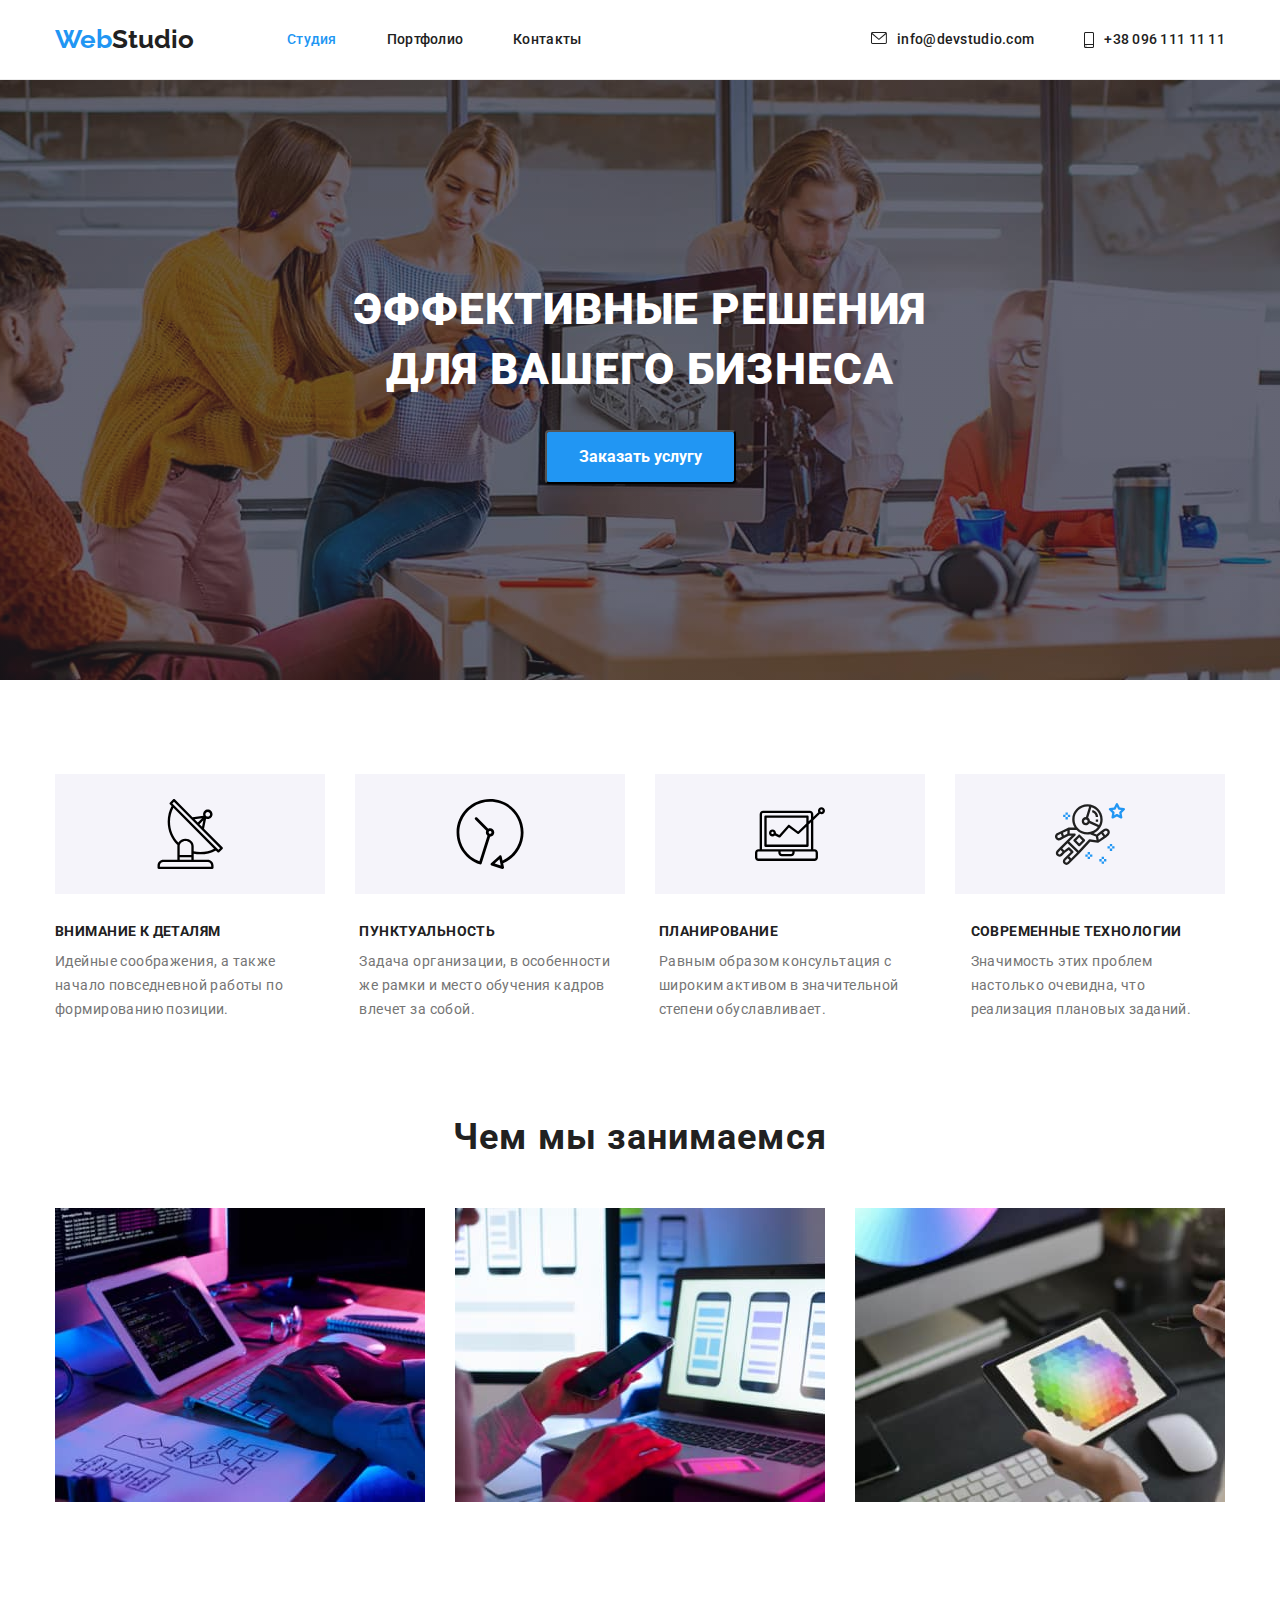
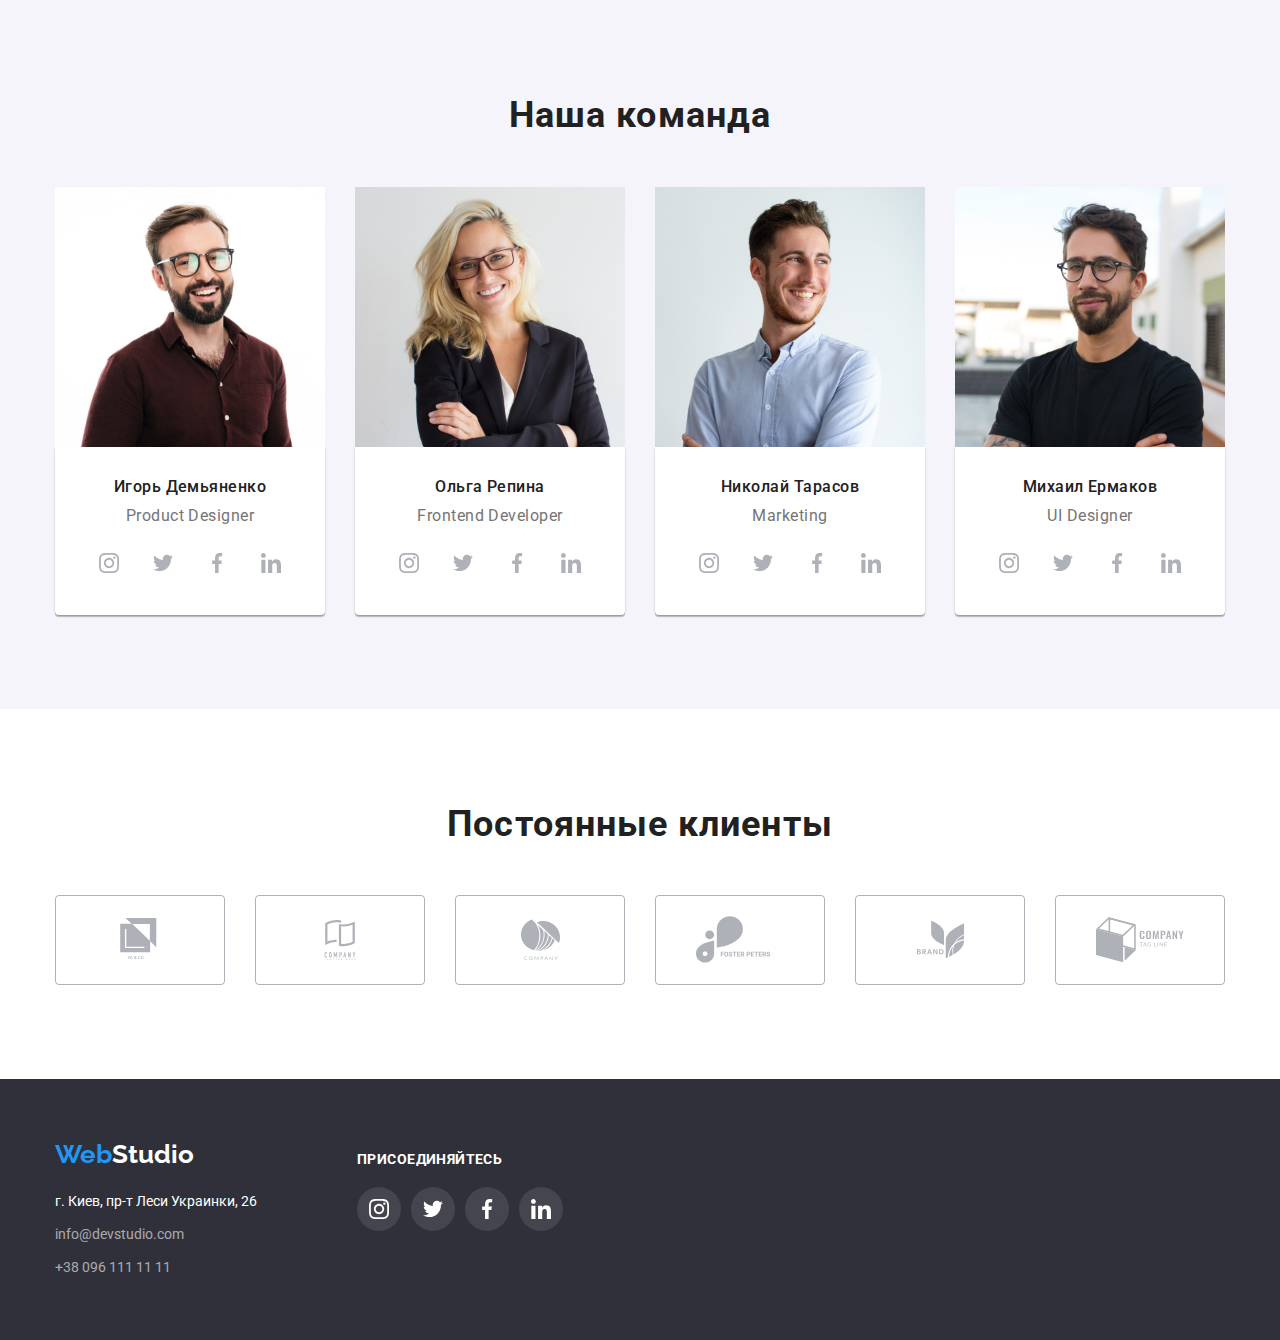
<file: index.html>
<!DOCTYPE html>
<html lang="ru">
  <head>
    <meta charset="UTF-8" />
    <title>Студия</title>
    <link rel="preconnect" href="https://fonts.gstatic.com" />
    <link
      href="https://fonts.googleapis.com/css2?family=Raleway:wght@700&family=Roboto:wght@400;500;700;900&display=swap"
      rel="stylesheet"
    />
    <link
      rel="stylesheet"
      href="https://cdnjs.cloudflare.com/ajax/libs/modern-normalize/1.0.0/modern-normalize.min.css"
    />
    <link rel="stylesheet" href="./css/styles.css" />
  </head>
  <body>
    <header class="header">
      <div class="container header-container">
        <nav class="main-nav">
          <a href="./" class="logo"
            ><span class="first-part">Web</span>Studio</a
          >
          <ul class="site-nav">
            <li class="item"><a class="link current" href="./">Студия</a></li>
            <li class="item">
              <a class="link" href="./portfolio.html">Портфолио</a>
            </li>
            <li class="item"><a class="link" href="">Контакты</a></li>
          </ul>
        </nav>
        <ul class="contact-nav">
          <li class="item">
            <a class="link contact" href="mailto:info@devstudio.com">
              <svg class="contact-icons" width="16px" height="12px">
                <use href="./images/symbol-defs.svg#icon-envelope-2"></use>
              </svg>
              info@devstudio.com</a
            >
          </li>
          <li class="item">
            <a class="link contact" href="tel:+380961111111">
              <svg class="contact-icons" width="10px" height="16px">
                <use href="./images/symbol-defs.svg#icon-smartphone"></use>
              </svg>
              +38 096 111 11 11</a
            >
          </li>
        </ul>
      </div>
    </header>
    <main>
      <!---------------------------- Герой ------------------------------------------->
      <section class="hero overlay">
        <div class="container">
          <h1 class="hero-title">
            Эффективные решения<br />
            для вашего бизнеса
          </h1>
          <button class="hero-button">Заказать услугу</button>
        </div>
      </section>
      <!-------------------------- Особенности ---------------------------------------->
      <section class="features">
        <div class="container">
          <h2 class="visually-hidden">Особенности</h2>
          <ul class="feature-list">
            <li class="item">
              <div class="feature-icons">
                <svg width="65,32px" height="70px">
                  <use href="./images/symbol-defs.svg#icon-feature_1"></use>
                </svg>
              </div>
            </li>
            <li class="item">
              <div class="feature-icons">
                <svg width="66,96px" height="70px">
                  <use href="./images/symbol-defs.svg#icon-feature_2"></use>
                </svg>
              </div>
            </li>
            <li class="item">
              <div class="feature-icons">
                <svg width="66,96px" height="70px">
                  <use href="./images/symbol-defs.svg#icon-feature_3"></use>
                </svg>
              </div>
            </li>
            <li class="item">
              <div class="feature-icons">
                <svg width="66,96px" height="70px">
                  <use href="./images/symbol-defs.svg#icon-feature_4"></use>
                </svg>
              </div>
            </li>
          </ul>
          <ul class="feature-list">
            <li class="item">
              <h3 class="title">Внимание к деталям</h3>
              <p class="text">
                Идейные соображения, а также начало повседневной работы по
                формированию позиции.
              </p>
            </li>
            <li class="item">
              <h3 class="title">Пунктуальность</h3>
              <p class="text">
                Задача организации, в особенности же рамки и место обучения
                кадров влечет за собой.
              </p>
            </li>
            <li class="item">
              <h3 class="title">Планирование</h3>
              <p class="text">
                Равным образом консультация с широким активом в значительной
                степени обуславливает.
              </p>
            </li>
            <li class="item">
              <h3 class="title">Современные технологии</h3>
              <p class="text">
                Значимость этих проблем настолько очевидна, что реализация
                плановых заданий.
              </p>
            </li>
          </ul>
        </div>
      </section>
      <!---------------------- Чем мы занимаемся ------------------------------------->
      <section class="our-task">
        <div class="container">
          <h2>Чем мы занимаемся</h2>
          <ul class="tasks">
            <li class="item">
              <img
                src="./images/our_tasks_1.jpg"
                alt=" Фото экрана розроботки кода"
                width="370"
              />
            </li>
            <li class="item">
              <img
                src="./images/our_tasks_2.jpg"
                alt="Фото экрана разработки мобильной версии сайта"
                width="370"
              />
            </li>
            <li class="item">
              <img
                src="./images/our_tasks_3.jpg"
                alt="Фото экрана с палитрой цветов"
                width="370"
              />
            </li>
          </ul>
        </div>
      </section>
      <!--------------------------- Наша команда ----------------------->
      <section class="team-section">
        <div class="container">
          <h2>Наша команда</h2>
          <ul class="team-list">
            <li class="item">
              <img
                class="card-image"
                src="./images/our_team_pm.jpg"
                alt="Фото мужчины-дизайнера"
                width="270"
              />
              <div class="team-card">
                <h3 class="name">Игорь Демьяненко</h3>
                <p class="position" lang="en">Product Designer</p>
                <div>
                  <ul class="social-links">
                    <li>
                      <a class="icon" href="">
                        <svg width="20px" height="20px">
                          <use
                            href="./images/symbol-defs.svg#icon-instagram"
                          ></use>
                        </svg>
                      </a>
                    </li>
                    <li>
                      <a class="icon" href="">
                        <svg width="20px" height="20px">
                          <use
                            href="./images/symbol-defs.svg#icon-twitter"
                          ></use>
                        </svg>
                      </a>
                    </li>
                    <li>
                      <a class="icon" href="">
                        <svg width="20px" height="20px">
                          <use
                            href="./images/symbol-defs.svg#icon-facebook"
                          ></use>
                        </svg>
                      </a>
                    </li>
                    <li>
                      <a class="icon" href="">
                        <svg width="20px" height="20px">
                          <use
                            href="./images/symbol-defs.svg#icon-linkedin"
                          ></use>
                        </svg>
                      </a>
                    </li>
                  </ul>
                </div>
              </div>
            </li>
            <li class="item">
              <img
                class="card-image"
                src="./images/our_team_frontend.jpg"
                alt="Фото женщины-разработчика"
                width="270"
              />
              <div class="team-card">
                <h3 class="name">Ольга Репина</h3>
                <p class="position" lang="en">Frontend Developer</p>
                <div>
                  <ul class="social-links">
                    <li>
                      <a class="icon" href="">
                        <svg width="20px" height="20px">
                          <use
                            href="./images/symbol-defs.svg#icon-instagram"
                          ></use>
                        </svg>
                      </a>
                    </li>
                    <li>
                      <a class="icon" href="">
                        <svg width="20px" height="20px">
                          <use
                            href="./images/symbol-defs.svg#icon-twitter"
                          ></use>
                        </svg>
                      </a>
                    </li>
                    <li>
                      <a class="icon" href="">
                        <svg width="20px" height="20px">
                          <use
                            href="./images/symbol-defs.svg#icon-facebook"
                          ></use>
                        </svg>
                      </a>
                    </li>
                    <li>
                      <a class="icon" href="">
                        <svg width="20px" height="20px">
                          <use
                            href="./images/symbol-defs.svg#icon-linkedin"
                          ></use>
                        </svg>
                      </a>
                    </li>
                  </ul>
                </div>
              </div>
            </li>
            <li class="item">
              <img
                class="card-image"
                src="./images/our_team_marketing.jpg"
                alt="Фото мужчины-маркетолога"
                width="270"
              />
              <div class="team-card">
                <h3 class="name">Николай Тарасов</h3>
                <p class="position" lang="en">Marketing</p>
                <div>
                  <ul class="social-links">
                    <li>
                      <a class="icon" href="">
                        <svg width="20px" height="20px">
                          <use
                            href="./images/symbol-defs.svg#icon-instagram"
                          ></use>
                        </svg>
                      </a>
                    </li>
                    <li>
                      <a class="icon" href="">
                        <svg width="20px" height="20px">
                          <use
                            href="./images/symbol-defs.svg#icon-twitter"
                          ></use>
                        </svg>
                      </a>
                    </li>
                    <li>
                      <a class="icon" href="">
                        <svg width="20px" height="20px">
                          <use
                            href="./images/symbol-defs.svg#icon-facebook"
                          ></use>
                        </svg>
                      </a>
                    </li>
                    <li>
                      <a class="icon" href="">
                        <svg width="20px" height="20px">
                          <use
                            href="./images/symbol-defs.svg#icon-linkedin"
                          ></use>
                        </svg>
                      </a>
                    </li>
                  </ul>
                </div>
              </div>
            </li>
            <li class="item">
              <img
                class="card-image"
                src="./images/our_team_ui.jpg"
                alt="Фото мужчины интерфейс-дизайнера "
                width="270"
              />
              <div class="team-card">
                <h3 class="name">Михаил Ермаков</h3>
                <p class="position" lang="en">UI Designer</p>
                <div>
                  <ul class="social-links">
                    <li>
                      <a class="icon" href="">
                        <svg width="20px" height="20px">
                          <use
                            href="./images/symbol-defs.svg#icon-instagram"
                          ></use>
                        </svg>
                      </a>
                    </li>
                    <li>
                      <a class="icon" href="">
                        <svg width="20px" height="20px">
                          <use
                            href="./images/symbol-defs.svg#icon-twitter"
                          ></use>
                        </svg>
                      </a>
                    </li>
                    <li>
                      <a class="icon" href="">
                        <svg width="20px" height="20px">
                          <use
                            href="./images/symbol-defs.svg#icon-facebook"
                          ></use>
                        </svg>
                      </a>
                    </li>
                    <li>
                      <a class="icon" href="">
                        <svg width="20px" height="20px">
                          <use
                            href="./images/symbol-defs.svg#icon-linkedin"
                          ></use>
                        </svg>
                      </a>
                    </li>
                  </ul>
                </div>
              </div>
            </li>
          </ul>
        </div>
      </section>
      <!-------------------------- Our clients ---------------------------->
      <section class="our-clients">
        <div class="container">
          <h2>Постоянные клиенты</h2>
          <ul class="clients-list">
            <li class="item">
              <a class="icon" href="">
                <svg class="icon-logo" width="44px" height="44px">
                  <use href="./images/symbol-defs.svg#icon-client_logo_1"></use>
                </svg>
              </a>
            </li>
            <li class="item">
              <a class="icon" href="">
                <svg class="icon-logo" width="40px" height="52px">
                  <use href="./images/symbol-defs.svg#icon-client_logo_2"></use>
                </svg>
              </a>
            </li>
            <li class="item">
              <a class="icon" href="">
                <svg width="41px" height="42,6px">
                  <use href="./images/symbol-defs.svg#icon-client_logo_3"></use>
                </svg>
              </a>
            </li>
            <li class="item">
              <a class="icon" href="">
                <svg width="79,66px" height="42,02px">
                  <use href="./images/symbol-defs.svg#icon-client_logo_4"></use>
                </svg>
              </a>
            </li>
            <li class="item">
              <a class="icon" href="">
                <svg width="59px" height="47px">
                  <use href="./images/symbol-defs.svg#icon-client_logo_5"></use>
                </svg>
              </a>
            </li>
            <li class="item">
              <a class="icon" href="">
                <svg width="88,48" height="45,44px">
                  <use href="./images/symbol-defs.svg#icon-client_logo_6"></use>
                </svg>
              </a>
            </li>
          </ul>
        </div>
      </section>
    </main>
    <footer class="footer">
      <div class="container">
        <div class="footer-info">
          <div>
            <a class="logo footer-logo" href="./"
              ><span class="first-part">Web</span
              ><span class="second-part">Studio</span></a
            >
            <address class="address">
              г. Киев, пр-т Леси Украинки, 26
              <a class="link contact" href="mailto:info@devstudio.com"
                >info@devstudio.com</a
              >
              <a class="link contact" href="tel:+380961111111"
                >+38 096 111 11 11</a
              >
            </address>
          </div>
          <div class="join-us-division">
            <p class="join-us">присоединяйтесь</p>
            <div class="footer-social">
              <ul class="footer-list">
                <li>
                  <a class="icon" href="">
                    <svg width="20px" height="20px">
                      <use href="./images/symbol-defs.svg#icon-instagram"></use>
                    </svg>
                  </a>
                </li>
                <li>
                  <a class="icon" href="">
                    <svg width="20px" height="20px">
                      <use href="./images/symbol-defs.svg#icon-twitter"></use>
                    </svg>
                  </a>
                </li>
                <li>
                  <a class="icon" href="">
                    <svg width="20px" height="20px">
                      <use href="./images/symbol-defs.svg#icon-facebook"></use>
                    </svg>
                  </a>
                </li>
                <li>
                  <a class="icon" href="">
                    <svg width="20px" height="20px">
                      <use href="./images/symbol-defs.svg#icon-linkedin"></use>
                    </svg>
                  </a>
                </li>
              </ul>
            </div>
          </div>
        </div>
      </div>
    </footer>
  </body>
</html>
</file>
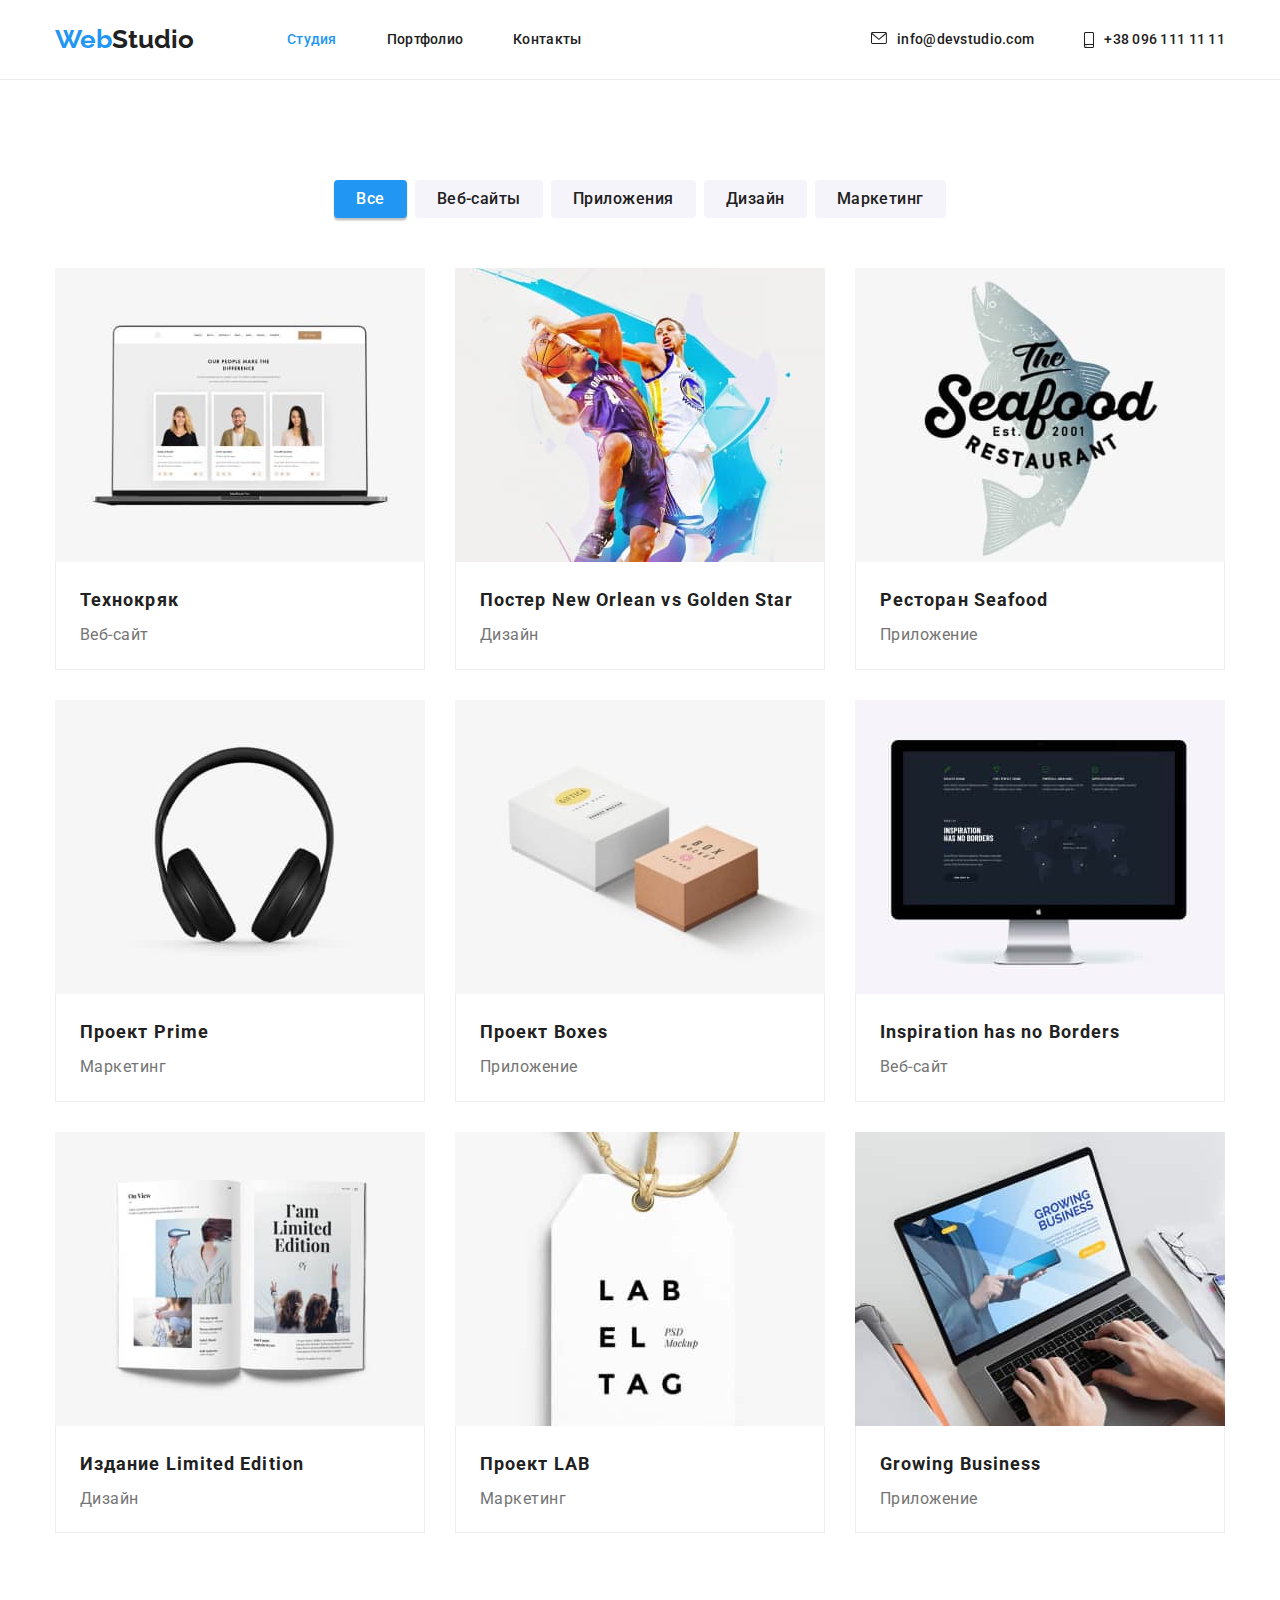
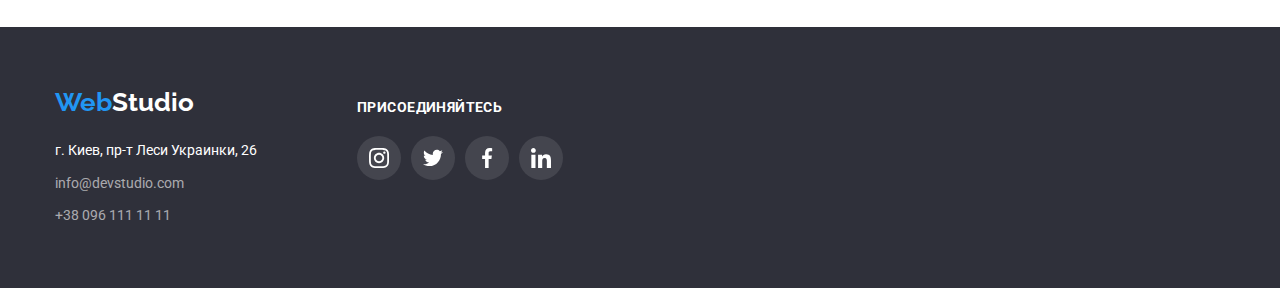
<file: portfolio.html>
<!DOCTYPE html>
<html lang="ru">
  <head>
    <meta charset="UTF-8" />
    <title>Портфолио</title>
    <link rel="preconnect" href="https://fonts.gstatic.com" />
    <link
      href="https://fonts.googleapis.com/css2?family=Raleway:wght@700&family=Roboto:wght@400;500;700;900&display=swap"
      rel="stylesheet"
    />
    <link
      rel="stylesheet"
      href="https://cdnjs.cloudflare.com/ajax/libs/modern-normalize/1.0.0/modern-normalize.min.css"
    />
    <link rel="stylesheet" href="./css/styles.css" />
  </head>
  <body>
    <header class="header">
      <div class="container header-container">
        <nav class="main-nav">
          <a href="./" class="logo"
            ><span class="first-part">Web</span>Studio</a
          >
          <ul class="site-nav">
            <li class="item"><a class="link current" href="./">Студия</a></li>
            <li class="item">
              <a class="link" href="./portfolio.html">Портфолио</a>
            </li>
            <li class="item"><a class="link" href="">Контакты</a></li>
          </ul>
        </nav>
        <ul class="contact-nav">
          <li class="item">
            <a class="link contact" href="mailto:info@devstudio.com">
              <svg class="contact-icons" width="16px" height="12px">
                <use href="./images/symbol-defs.svg#icon-envelope-2"></use>
              </svg>
              info@devstudio.com</a
            >
          </li>
          <li class="item">
            <a class="link contact" href="tel:+380961111111">
              <svg class="contact-icons" width="10px" height="16px">
                <use href="./images/symbol-defs.svg#icon-smartphone"></use>
              </svg>
              +38 096 111 11 11</a
            >
          </li>
        </ul>
      </div>
    </header>
    <main>
      <section class="portfolio-section">
        <div class="container">
          <h1 class="visually-hidden">Наши работы</h1>
          <div class="filter">
            <ul class="filter-list">
              <li class="item">
                <button class="portfolio-filter current" type="button">
                  Все
                </button>
              </li>
              <li class="item">
                <button class="portfolio-filter" type="button">
                  Веб-сайты
                </button>
              </li>
              <li class="item">
                <button class="portfolio-filter" type="button">
                  Приложения
                </button>
              </li>
              <li class="item">
                <button class="portfolio-filter" type="button">Дизайн</button>
              </li>
              <li class="item">
                <button class="portfolio-filter" type="button">
                  Маркетинг
                </button>
              </li>
            </ul>
          </div>
          <div class="portfolio">
            <ul class="portfolio-list">
              <li class="item">
                <a class="example-link" href="">
                  <img
                    class="card-image"
                    src="./images/portfolio_card_1.jpg"
                    alt="Открытый ноутбук"
                    width="370px"
                  />
                  <div class="card-content">
                    <h2>Технокряк</h2>
                    <p>Веб-сайт</p>
                  </div>
                </a>
              </li>
              <li class="item">
                <a class="example-link" href="">
                  <img
                    class="card-image"
                    src="./images/portfolio_card_2.jpg"
                    alt="Два баскетболиста во время игры"
                  />
                  <div class="card-content">
                    <h2>
                      Постер <span lang="en">New Orlean vs Golden Star</span>
                    </h2>
                    <p>Дизайн</p>
                  </div>
                </a>
              </li>
              <li class="item">
                <a class="example-link" href="">
                  <img
                    class="card-image"
                    src="./images/portfolio_card_3.jpg"
                    alt="Логотип ресторана"
                  />
                  <div class="card-content">
                    <h2>Ресторан <span lang="en">Seafood</span></h2>
                    <p>Приложение</p>
                  </div>
                </a>
              </li>
              <li class="item">
                <a class="example-link" href="">
                  <img
                    class="card-image"
                    src="./images/portfolio_card_4.jpg"
                    alt="Наушники"
                  />
                  <div class="card-content">
                    <h2>Проект <span lang="en">Prime</span></h2>
                    <p>Маркетинг</p>
                  </div>
                </a>
              </li>
              <li class="item">
                <a class="example-link" href="">
                  <img
                    class="card-image"
                    src="./images/portfolio_card_5.jpg"
                    alt="Две коробки"
                  />
                  <div class="card-content">
                    <h2>Проект <span lang="en">Boxes</span></h2>
                    <p>Приложение</p>
                  </div>
                </a>
              </li>
              <li class="item">
                <a class="example-link" href="">
                  <img
                    class="card-image"
                    src="./images/portfolio_card_6.jpg"
                    alt="Монитор с открытой страницей веб сайта"
                  />
                  <div class="card-content">
                    <h2 lang="en">Inspiration has no Borders</h2>
                    <p>Веб-сайт</p>
                  </div>
                </a>
              </li>
              <li class="item">
                <a class="example-link" href="">
                  <img
                    class="card-image"
                    src="./images/portfolio_card_7.jpg"
                    alt="Открытый журнал"
                  />
                  <div class="card-content">
                    <h2>Издание <span lang="en">Limited Edition</span></h2>
                    <p>Дизайн</p>
                  </div>
                </a>
              </li>
              <li class="item">
                <a class="example-link" href="">
                  <img
                    class="card-image"
                    src="./images/portfolio_card_8.jpg"
                    alt="Этикетка на подвеске"
                  />
                  <div class="card-content">
                    <h2>Проект LAB</h2>
                    <p>Маркетинг</p>
                  </div>
                </a>
              </li>
              <li class="item">
                <a class="example-link" href="">
                  <img
                    class="card-image"
                    src="./images/portfolio_card_9.jpg"
                    alt="Человек работает на ноутбуке"
                  />
                  <div class="card-content">
                    <h2 lang="en">Growing Business</h2>
                    <p>Приложение</p>
                  </div>
                </a>
              </li>
            </ul>
          </div>
        </div>
      </section>
    </main>
    <footer class="footer">
      <div class="container">
        <div class="footer-info">
          <div>
            <a class="logo footer-logo" href="./"
              ><span class="first-part">Web</span
              ><span class="second-part">Studio</span></a
            >
            <address class="address">
              г. Киев, пр-т Леси Украинки, 26
              <a class="link contact" href="mailto:info@devstudio.com"
                >info@devstudio.com</a
              >
              <a class="link contact" href="tel:+380961111111"
                >+38 096 111 11 11</a
              >
            </address>
          </div>
          <div class="join-us-division">
            <p class="join-us">присоединяйтесь</p>
            <div class="footer-social">
              <ul class="footer-list">
                <li>
                  <a class="icon" href="">
                    <svg width="20px" height="20px">
                      <use href="./images/symbol-defs.svg#icon-instagram"></use>
                    </svg>
                  </a>
                </li>
                <li>
                  <a class="icon" href="">
                    <svg width="20px" height="20px">
                      <use href="./images/symbol-defs.svg#icon-twitter"></use>
                    </svg>
                  </a>
                </li>
                <li>
                  <a class="icon" href="">
                    <svg width="20px" height="20px">
                      <use href="./images/symbol-defs.svg#icon-facebook"></use>
                    </svg>
                  </a>
                </li>
                <li>
                  <a class="icon" href="">
                    <svg width="20px" height="20px">
                      <use href="./images/symbol-defs.svg#icon-linkedin"></use>
                    </svg>
                  </a>
                </li>
              </ul>
            </div>
          </div>
        </div>
      </div>
    </footer>
  </body>
</html>
</file>
<file: css/styles.css>
:root {
  --primary-text-color: #757575;
  --title-text-color: #212121;
  --primary-white-color: #ffffff;
  --accent-color: #2196f3;
  --icon-color: #afb1b8;
}
body {
  background-color: #ffffff;
  color: var(--primary-text-color);
  font-family: Roboto, sans-serif;
}
ul {
  margin-top: 0;
  margin-bottom: 0;
  padding-left: 0;
}
li {
  list-style: none;
}
h1,
h2,
h3,
p {
  margin-top: 0;
  margin-bottom: 0;
  padding-left: 0;
}
h2 {
  margin-bottom: 50px;
  color: var(--title-text-color);
  font-weight: 700;
  font-size: 36px;
  line-height: 1.17;
  text-align: center;
  letter-spacing: 0.03em;
}
/* --------------------------Шапка сайту------------------------ */
header {
  background-color: var(--primary-white-color);
  border-bottom-width: 1px;
  border-bottom-style: solid;
  border-bottom-color: #ececec;
}
.container {
  width: 1200px;
  margin: 0 auto;
  padding: 0 15px;
}
.header-container {
  display: flex;
  align-items: center;
  padding-top: 24px;
  padding-bottom: 24px;
}
.main-nav {
  display: flex;
  align-items: center;
}
.site-nav {
  display: flex;
}
.site-nav .item:not(:last-child) {
  margin-right: 50px;
  align-items: baseline;
}
.logo {
  display: inline-block;
  margin-right: 93px;

  color: var(--title-text-color);
  font-family: Raleway;
  font-style: normal;
  font-weight: bold;
  font-size: 26px;
  line-height: 1.2;
  text-decoration: none;
}
.first-part {
  color: var(--accent-color);
}
.second-part {
  color: var(--primary-white-color);
}
.header .link {
  display: flex;
  margin: 0;

  color: var(--title-text-color);
  font-weight: 500;
  font-size: 14px;
  line-height: 1.14;
  letter-spacing: 0.02em;
  text-decoration: none;
}
.header .link:hover,
.header .link:focus,
.header .link.current {
  color: var(--accent-color);
}
.contact {
  color: var(--primary-text-color);
  text-decoration: none;
}
.contact-nav {
  display: flex;
  margin-left: auto;
}
.contact-nav .item + .item {
  margin-left: 50px;
}
.contact-icons {
  margin-right: 10px;
  display: flex;
  align-items: center;
  fill: currentColor;
}
.contact-icons:hover,
.contact-icons:focus {
  color: var(--accent-color);
}

/*--------------------------------Герой------------------------------- */
.hero {
  background-color: #c4c4c4;
  text-align: center;
  letter-spacing: 0.06em;
  padding-top: 200px;
  padding-bottom: 200px;
}
.overlay {
  height: 600px;
  max-width: 1600px;
  margin-left: auto;
  margin-right: auto;
  background-image: linear-gradient(
      to right,
      rgba(47, 48, 58, 0.4),
      rgba(47, 48, 58, 0.4)
    ),
    url(../images/hero.jpg);
  background-repeat: no-repeat;
  background-position: center;
}
.hero-title {
  margin-bottom: 30px;
  color: var(--primary-white-color);
  font-weight: 900;
  font-size: 44px;
  line-height: 1.36;
  text-transform: uppercase;
}
.hero-button {
  padding: 10px 32px;

  background-color: #2196f3;
  color: var(--primary-white-color);
  font-weight: 700;
  font-size: 16px;
  line-height: 1.88;
  cursor: pointer;

  box-shadow: 0px 4px 4px rgba(0, 0, 0, 0.15);
  border-radius: 4px;
  padding: 10px 32px;
}
/*---------------- Особливості------------------------- */
.visually-hidden {
  position: absolute;
  clip: rect(0 0 0 0);
  width: 1px;
  height: 1px;
  margin: -1px;
}
.features {
  padding-top: 94px;
  padding-bottom: 94px;
}
.feature-list {
  display: flex;
}
.feature-icons {
  display: flex;
  width: 270px;
  height: 120px;
  background-color: #f5f4fa;
  margin-bottom: 30px;
  align-items: center;
}
.feature-list .item {
  width: calc((100%-90px) / 4);
}

.feature-list .item:not(:last-child) {
  margin-right: 30px;
  align-content: flex-start;
}
.feature-list .title {
  margin-bottom: 10px;

  color: var(--title-text-color);
  font-weight: 700;
  font-size: 14px;
  line-height: 1.14;
  letter-spacing: 0.03em;
  text-transform: uppercase;
}
.feature-list .text {
  color: var(--primary-text-color);
  font-size: 14px;
  line-height: 1.71;
  letter-spacing: 0.03em;
}
/* -----------------------Чем мы занимаемся ---------*/
.our-task {
  padding-bottom: 94px;
}
.tasks {
  width: calc((100%-60px) / 3);
  display: flex;
}
.tasks .item:not(:last-child) {
  margin-right: 30px;
}

/* ------------------------Наша команда------------------- */
.team-section {
  background-color: #f5f4fa;
  padding-top: 94px;
  padding-bottom: 94px;
}
.team-section .name {
  color: var(--title-text-color);
  font-weight: 500;
  font-size: 16px;
  line-height: 1.19;
  text-align: center;
  letter-spacing: 0.03em;
}
.team-section .position {
  margin-top: 10px;
  font-size: 16px;
  line-height: 1.19;
  text-align: center;
  letter-spacing: 0.03em;
}
.team-list {
  display: flex;
  display-basis: calc((100%-90px) / 4);
}
.team-list .item:not(:last-child) {
  margin-right: 30px;
}
.team-card {
  width-max: 270;
  padding-bottom: 30px;
  padding-top: 30px;
  background-color: #ffffff;
  box-sizing: border-box;
  box-shadow: 0px 1px 3px rgba(0, 0, 0, 0.12), 0px 1px 1px rgba(0, 0, 0, 0.14),
    0px 2px 1px rgba(0, 0, 0, 0.2);
  border-radius: 0px 0px 4px 4px;
}
.social-links {
  display: flex;
  align-items: center;
  margin-top: 16px;
  padding-left: 32px;
  padding-right: 32px;
  display-basis: calc((100%-30px) / 4);
}
.social-links li:not(:last-child) {
  margin-right: 10px;
}
.social-links .icon {
  display: flex;
  align-items: center;
  justify-content: center;
  width: 44px;
  height: 44px;
  border-radius: 50%;
  background-color: #ffffff;
  fill: var(--icon-color);
}
.social-links .icon:hover,
.social-links .icon:focus {
  fill: var(--primary-white-color);
  background-color: var(--accent-color);
}
/* -------------------Наші клієнти-------------------- */
.our-clients {
  padding-top: 94px;
  padding-bottom: 94px;
}
.clients-list {
  display: flex;
  margin-top: 50px;
}
.clients-list .icon {
  display: flex;
  align-items: center;
  justify-content: center;
  width: 170px;
  height: 90px;
  border: 1px solid #afb1b8;
  box-sizing: border-box;
  border-radius: 4px;
  fill: var(--icon-color);
  background-color: #ffffff;
}
.clients-list .item:not(:last-child) {
  margin-right: 30px;
}
.icon:hover,
.icon:focus {
  fill: var(--accent-color);
  border: 1px solid #2196f3;
}

/* ----------------------   Підвал --------------------*/
.footer {
  background-color: #2f303a;
  padding-top: 60px;
  padding-bottom: 60px;
}
.address {
  display: flex;
  flex-direction: column;
  margin-top: 20px;

  color: var(--primary-white-color);
  text-decoration: none;
  font-style: normal;
  font-size: 14px;
  line-height: 1.71;
}
.address .contact {
  color: rgba(255, 255, 255, 0.6);
  cursor: pointer;
}
.contact {
  margin-top: 9px;
}
.footer-info {
  display: flex;
}
.join-us-division {
  margin-top: 12px;
  margin-left: 70px;
}
.join-us {
  font-weight: 700;
  font-size: 14px;
  line-height: 1, 14;
  color: var(--primary-white-color);
  letter-spacing: 0.03em;
  text-transform: uppercase;
}
.footer-social {
  display: flex;
  margin-top: 20px;
}

.footer-list {
  display: flex;
  align-items: center;
}
.footer-list li:not(:last-child) {
  margin-right: 10px;
}
.footer-list .icon {
  display: flex;
  align-items: center;
  justify-content: center;
  width: 44px;
  height: 44px;
  border-radius: 50%;
  background-color: rgba(255, 255, 255, 0.1);
  fill: var(--primary-white-color);
}
.footer-list .icon:hover,
.footer-list .icon:focus {
  background-color: var(--accent-color);
  cursor: pointer;
}
/* -------------------------Портфоліо --------------------*/
.portfolio-section {
  padding-top: 100px;
  padding-bottom: 94px;
  background-color: #ffffff;
}
.filter-list {
  display: flex;
  justify-content: center;
  margin-bottom: 50px;
}
.filter-list .item + .item {
  margin-left: 8px;
}
.portfolio-filter {
  padding: 6px 22px;

  color: var(--title-text-color);
  background-color: #f5f4fa;
  font-weight: 500;
  font-size: 16px;
  line-height: 1.63;
  text-align: center;
  letter-spacing: 0.03em;
  border-radius: 4px;
  cursor: pointer;
  border-style: none;
}
.portfolio-filter:hover,
.portfolio-filter:focus,
.portfolio-filter.current {
  color: var(--primary-white-color);
  background-color: #2196f3;
  box-shadow: 0px 3px 1px rgba(0, 0, 0, 0.1), 0px 1px 2px rgba(0, 0, 0, 0.08),
    0px 2px 2px rgba(0, 0, 0, 0.12);
  border-radius: 4px;
  outline: none;
}
.card-image {
  display: block;
  max-width: 100%;
  height: auto;
}
.portfolio-list {
  display: flex;
  flex-wrap: wrap;
  margin-left: -30px;
  margin-top: -30px;
}
.portfolio-list .item {
  margin-left: 30px;
  margin-top: 30px;
  flex-basis: calc(100% / 3 - 60px);
}
.example-link:hover,
.example-link:focus {
  display: block;
  box-shadow: 0px 1px 1px rgba(0, 0, 0, 0.12), 0px 4px 4px rgba(0, 0, 0, 0.06),
    1px 4px 6px rgba(0, 0, 0, 0.16);
}

.portfolio-list h2 {
  margin-bottom: 4px;
  text-align: left;
  color: var(--title-text-color);
  font-weight: 700;
  font-size: 18px;
  line-height: 2;
  letter-spacing: 0.06em;
}
.portfolio-list a {
  text-decoration: none;
  margin: 0;
}
.portfolio-list p {
  color: var(--primary-text-color);
  font-size: 16px;
  line-height: 1.67;
  letter-spacing: 0.03em;
}
.card-content {
  width: 370px;
  box-sizing: border-box;
  padding-top: 20px;
  padding-right: 24px;
  padding-bottom: 20px;
  padding-left: 24px;
  background: #ffffff;

  border-right-width: 1px;
  border-right-style: solid;
  border-right-color: #eeeeee;

  /* Установит стили нинжней рамки */
  border-bottom-width: 1px;
  border-bottom-style: solid;
  border-bottom-color: #eeeeee;

  /* Установит стили левой рамки */
  border-left-width: 1px;
  border-left-style: solid;
  border-left-color: #eeeeee;
}
</file>
